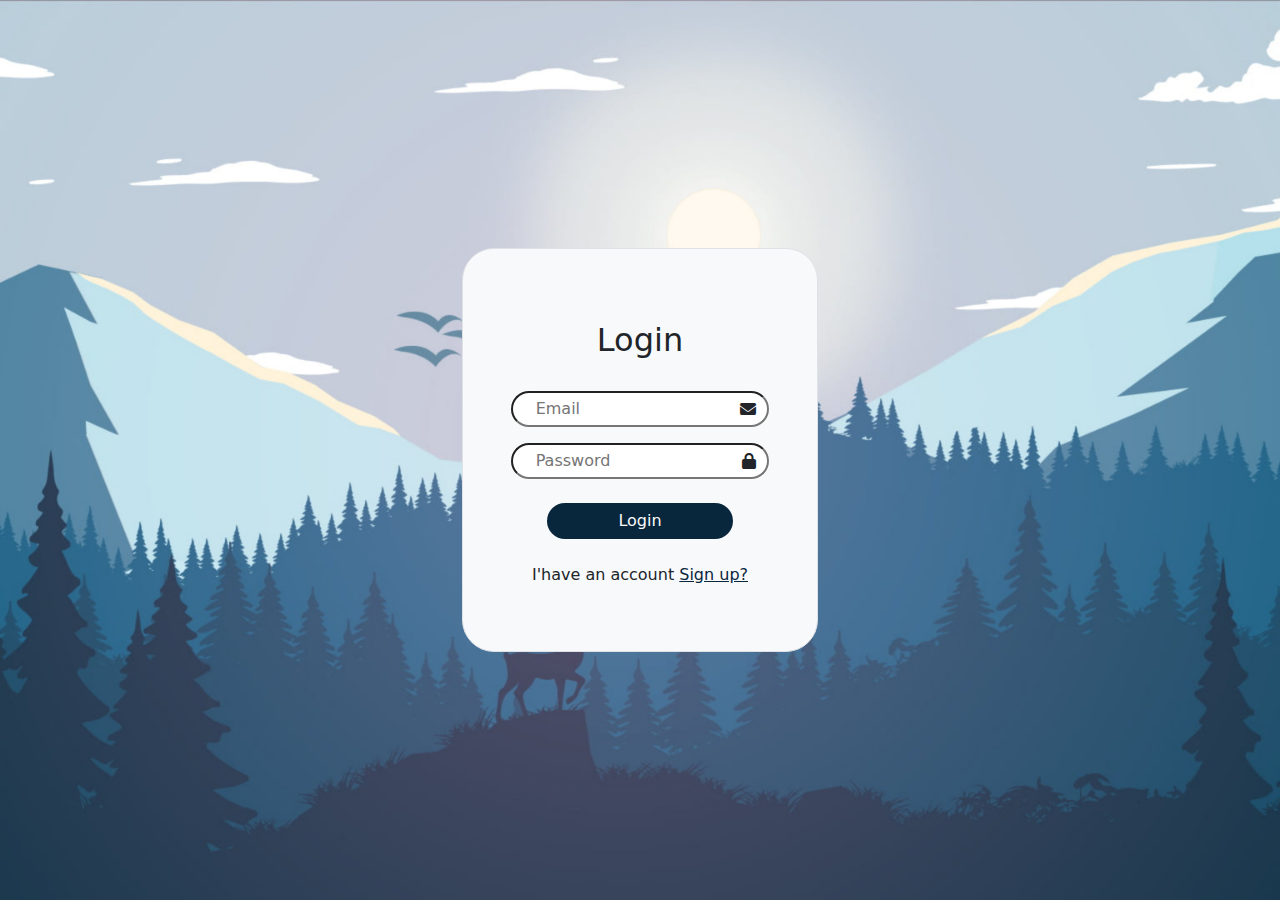
<file: index.html>
<!DOCTYPE html>
<html lang="en">
<head>
    <meta charset="UTF-8">
    <meta name="viewport" content="width=device-width, initial-scale=1.0">
    <link rel="preconnect" href="https://fonts.googleapis.com">
    <link rel="preconnect" href="https://fonts.gstatic.com" crossorigin>
    <link href="https://fonts.googleapis.com/css2?family=Pacifico&display=swap" rel="stylesheet">
    <link rel="stylesheet" href="assets/css/all.css">
    <link rel="stylesheet" href="assets/css/bootstrap.min.css">
    <link rel="stylesheet" href="assets/css/style.css">
    <title>Log In Page </title>
</head>
<body>
    <main>
        <div class="container vh-100 d-flex justify-content-center align-items-center ">
            <div class="row justify-content-center flex-grow-1">
                <div class="col-xl-4 col-md-6 ">
                    <div class="login-frame bg-light text-center p-5 border rounded-5" >
                        <h1 class="text-dark my-4 fs-2">Login</h1>
                        <div class="login-field position-relative">
                            <div class="email position-relative">
                                <input type="text" placeholder="Email" id="signInEmail" class="in-1 w-100 my-f mx-auto py-1 px-3 rounded-5">
                                <i class="fa-solid fa-envelope"></i>
                            </div>
                            <div class="pass position-relative">
                                <input type="password" placeholder="Password" id="accPassword" class="in-1 w-100 my-f mx-auto py-1 px-3 rounded-5 ">
                                <i class="fa-solid fa-lock"></i>
                            </div>
                            <div id="not-valid" class=" bg-danger text-white rounded-2 d-none">
                                 <p>Wrong email or password</p>
                            </div>
                        </div>
                        <button id="loginBtn" class="btn  my-3 px-f rounded-5 text-light">Login</button>
                        <div class="acc my-2 text-dark"><p>I'have an account <a href="signUpPage.html">Sign up?</a></p></div>
                    </div>
                </div>
            </div>     
        </div>
    </main>
</body>
<script src="assets/JS/bootstrap.bundle.min.js"></script>
    <script src="assets/JS/logInPage.js"></script>
</html>
</file>
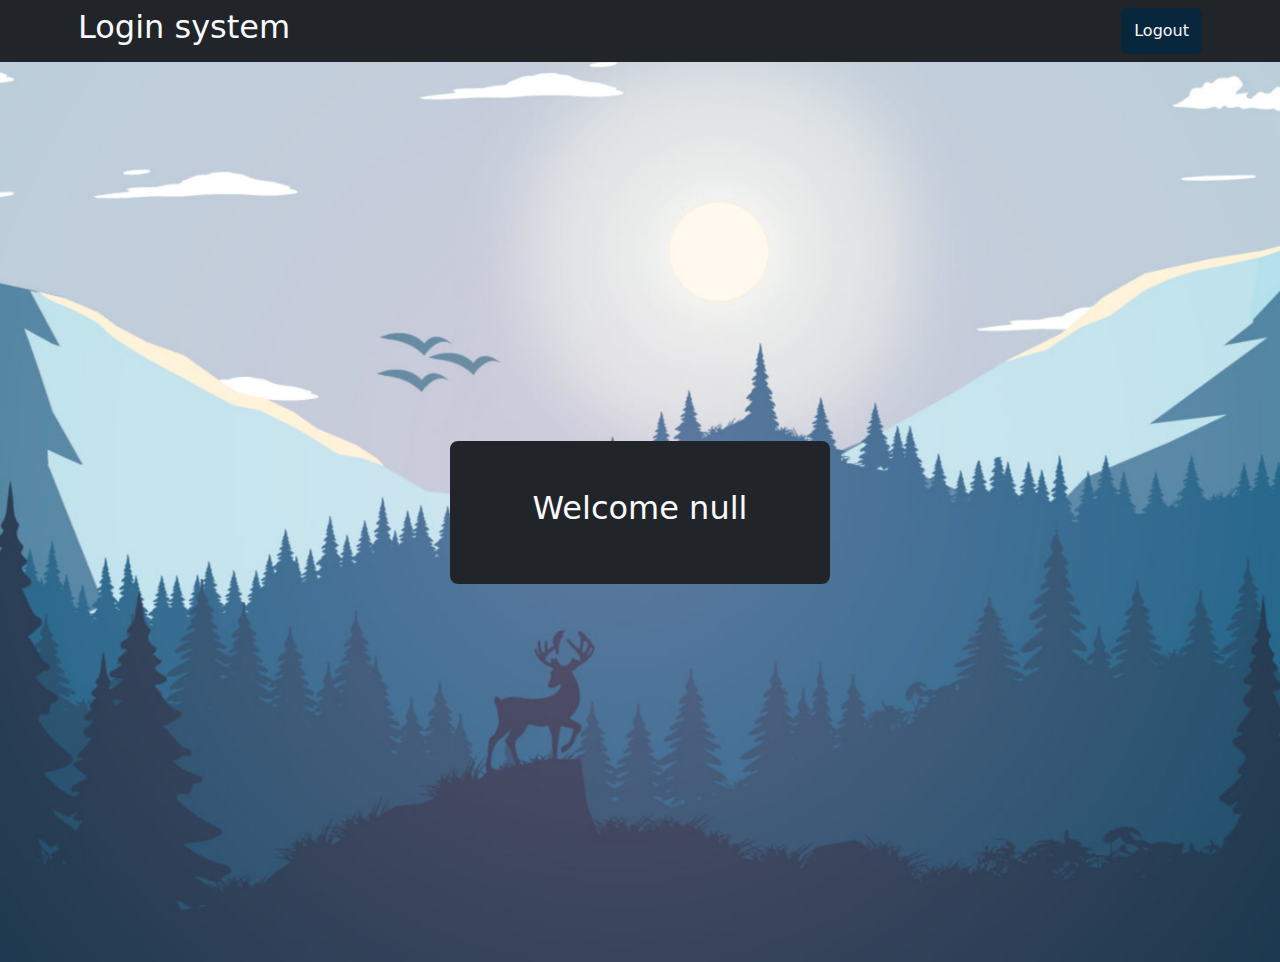
<file: mainPage.html>
<!DOCTYPE html>
<html lang="en">
<head>
    <meta charset="UTF-8">
    <meta name="viewport" content="width=device-width, initial-scale=1.0">
    <link rel="preconnect" href="https://fonts.googleapis.com">
    <link rel="preconnect" href="https://fonts.gstatic.com" crossorigin>
    <link href="https://fonts.googleapis.com/css2?family=Pacifico&display=swap" rel="stylesheet">
    <link rel="stylesheet" href="assets/css/all.css">
    <link rel="stylesheet" href="assets/css/bootstrap.min.css">
    <link rel="stylesheet" href="assets/css/style.css">
    <title>Validation Page</title>
</head>
<body>
    
    <main>
        <nav class="bg-dark">
            <div class="container  d-flex justify-content-between p-2">
                <h2 class="text-light">Login system</h2>
                <button id="logout" class="btn text-light">Logout</button>
            </div>
        </nav>
        <div class="container vh-100 d-flex justify-content-center align-items-center ">
            <div class="row justify-content-center flex-grow-1">
                <div class="col-xl-4 col-md-6">
                    <div class="login-field position-relative">
                      <div class="row flex-grow-1 justify-content-center">
                         <div class="col-md-8 bg-dark text-light text-center p-5 rounded-3 w-100">
                            <h2>Welcome <span id="user-session"></span></h2>
                        </div>
                      </div>
                    </div>
                </div>
            </div>        
        </div>
    </main>
</body>
<script src="assets/JS/bootstrap.bundle.min.js"></script>
    <script src="assets/JS/mainPage.js"></script>
</html>
</file>
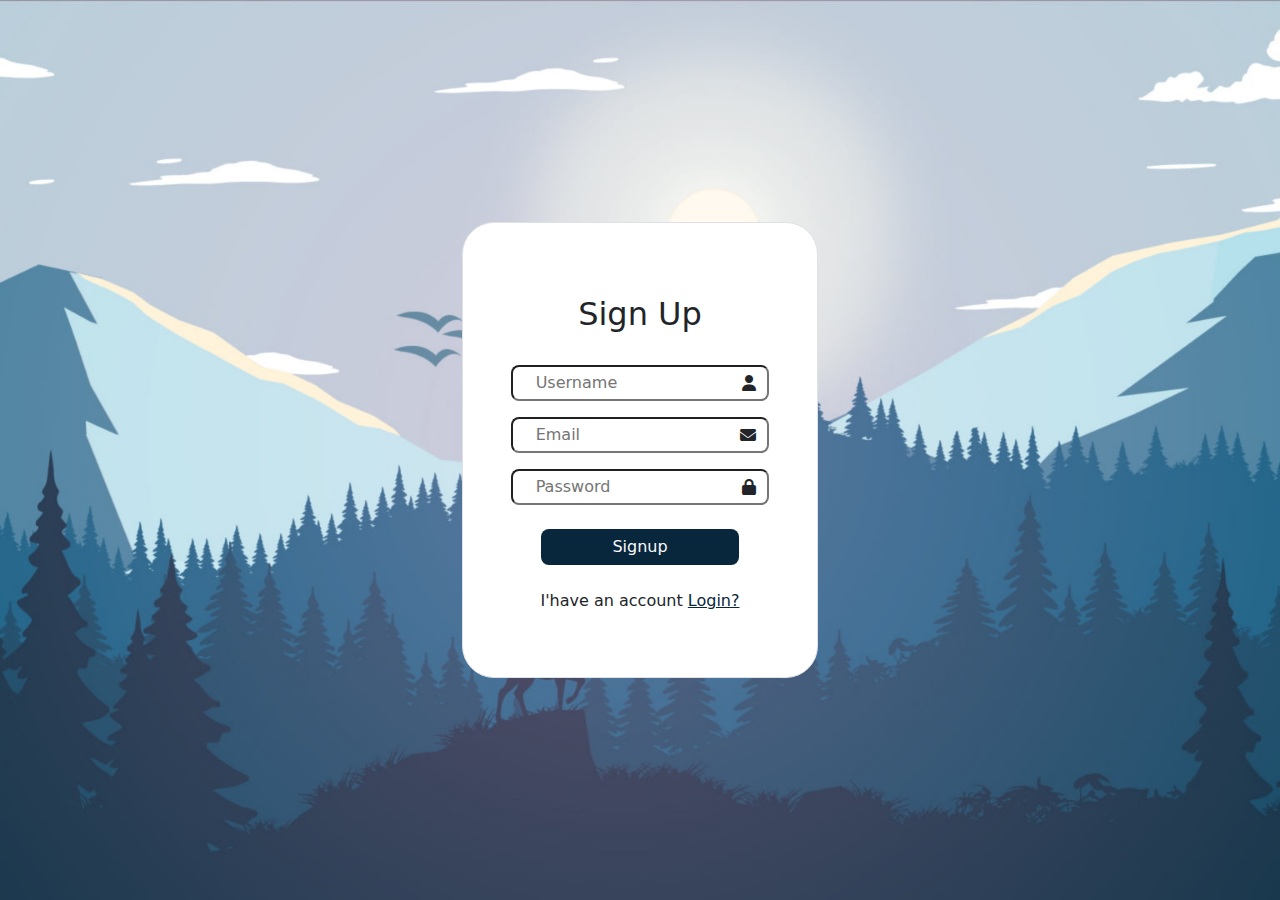
<file: signUpPage.html>
<!DOCTYPE html>
<html lang="en">
<head>
    <meta charset="UTF-8">
    <meta name="viewport" content="width=device-width, initial-scale=1.0">
    <link rel="preconnect" href="https://fonts.googleapis.com">
    <link rel="preconnect" href="https://fonts.gstatic.com" crossorigin>
    <link href="https://fonts.googleapis.com/css2?family=Pacifico&display=swap" rel="stylesheet">
    <link rel="stylesheet" href="assets/css/all.css">
    <link rel="stylesheet" href="assets/css/bootstrap.min.css">
    <link rel="stylesheet" href="assets/css/style.css">
    <title>Sign Up Page</title>
</head>
<body>
    <main>
        <div class="container vh-100 d-flex justify-content-center align-items-center ">
            <div class="row flex-grow-1 justify-content-center">
                <div class="col-xl-4 col-md-6 ">
                    <div class="login-frame bg-white text-center p-5 rounded-5 border " >
                        <h1 class="text-dark my-4 fs-2"> Sign Up</h1>
                        <div class="login-field position-relative">
                            <div class="user position-relative">
                                <input type="text" placeholder="Username" id="userName" class="in-1 w-100 my-f mx-auto py-1 px-3 rounded-3 ">
                                <i class="fa-solid fa-user"></i>
                            </div>
                            <div class="danger bg-danger text-white d-none" id="userNameValidation">
                                <ul class=" list-unstyled">
                                    <li>username must start with capital letter <br> and atleast 3 characters</li>
                                </ul>
                            </div>
                            
                            <div class="email position-relative">
                                <input type="text" placeholder="Email" id="email" class="in-1 w-100 my-f mx-auto py-1 px-3 rounded-3  ">
                                <i class="fa-solid fa-envelope"></i>
                            </div>
                            <div class="danger bg-danger text-white d-none" id="emailValidation">
                                <ul class=" list-unstyled">
                                    <li>This feild must contain @</li>
                                </ul>
                            </div>
                            <div class="pass position-relative">
                                <input type="password" placeholder="Password" id="pass" class="in-1 w-100 my-f mx-auto py-1 px-3 rounded-3  ">
                                <i class="fa-solid fa-lock"></i>
                            </div>
                            <div class="danger bg-danger text-white d-none" id="passValidation">
                                <ul class=" list-unstyled">
                                    <li>Itmust contain upper case and digits</li>
                                </ul>
                            </div>
                            <div class=" bg-success text-white d-none" id="newUser">
                                <ul class="list-unstyled">
                                    <li>success</li>
                                </ul>
                            </div>
                            <div class=" bg-danger text-white d-none" id="alreadyUser">
                                <ul class=" list-unstyled">
                                    <li>user exist</li>
                                </ul>
                            </div>
                        </div>
                        <button id="signup" class="btn text-light my-3 px-f rounded-3">Signup</button>
                        <div class="acc my-2 text-dark"><p>I'have an account <a href="index.html">Login?</a></p></div>
                    </div>
                </div>
            </div>
                    
            </div>
    </main>
</body>
<script src="assets/JS/bootstrap.bundle.min.js"></script>
    <script src="assets/JS/signUpPage.js"></script>
</html>
</file>
<file: assets/css/style.css>
main{
    background-image: url("../images/wallpaperflare.com_wallpaper\ \(8\).jpg");    
    background-size: cover;
    background-repeat: no-repeat;
    background-position: center;
}
.fa-user,.fa-lock,.fa-envelope{
    position: absolute;
    top: 35%;
    right: 5%;
}
input::placeholder{
    padding: 3%;
}
button{
    background-color: #08263c !important;
}
a{
    color: #08263c;
}

.w-30{
    width: 30%;
}
.w-35{
    width: 35%;
}
.w-40{
    width: 40%;
}

.my-f{
    margin: 3.1% 0 3.1% 0;
}

.px-f{
    padding: 5px 70px !important;
}
</file>
